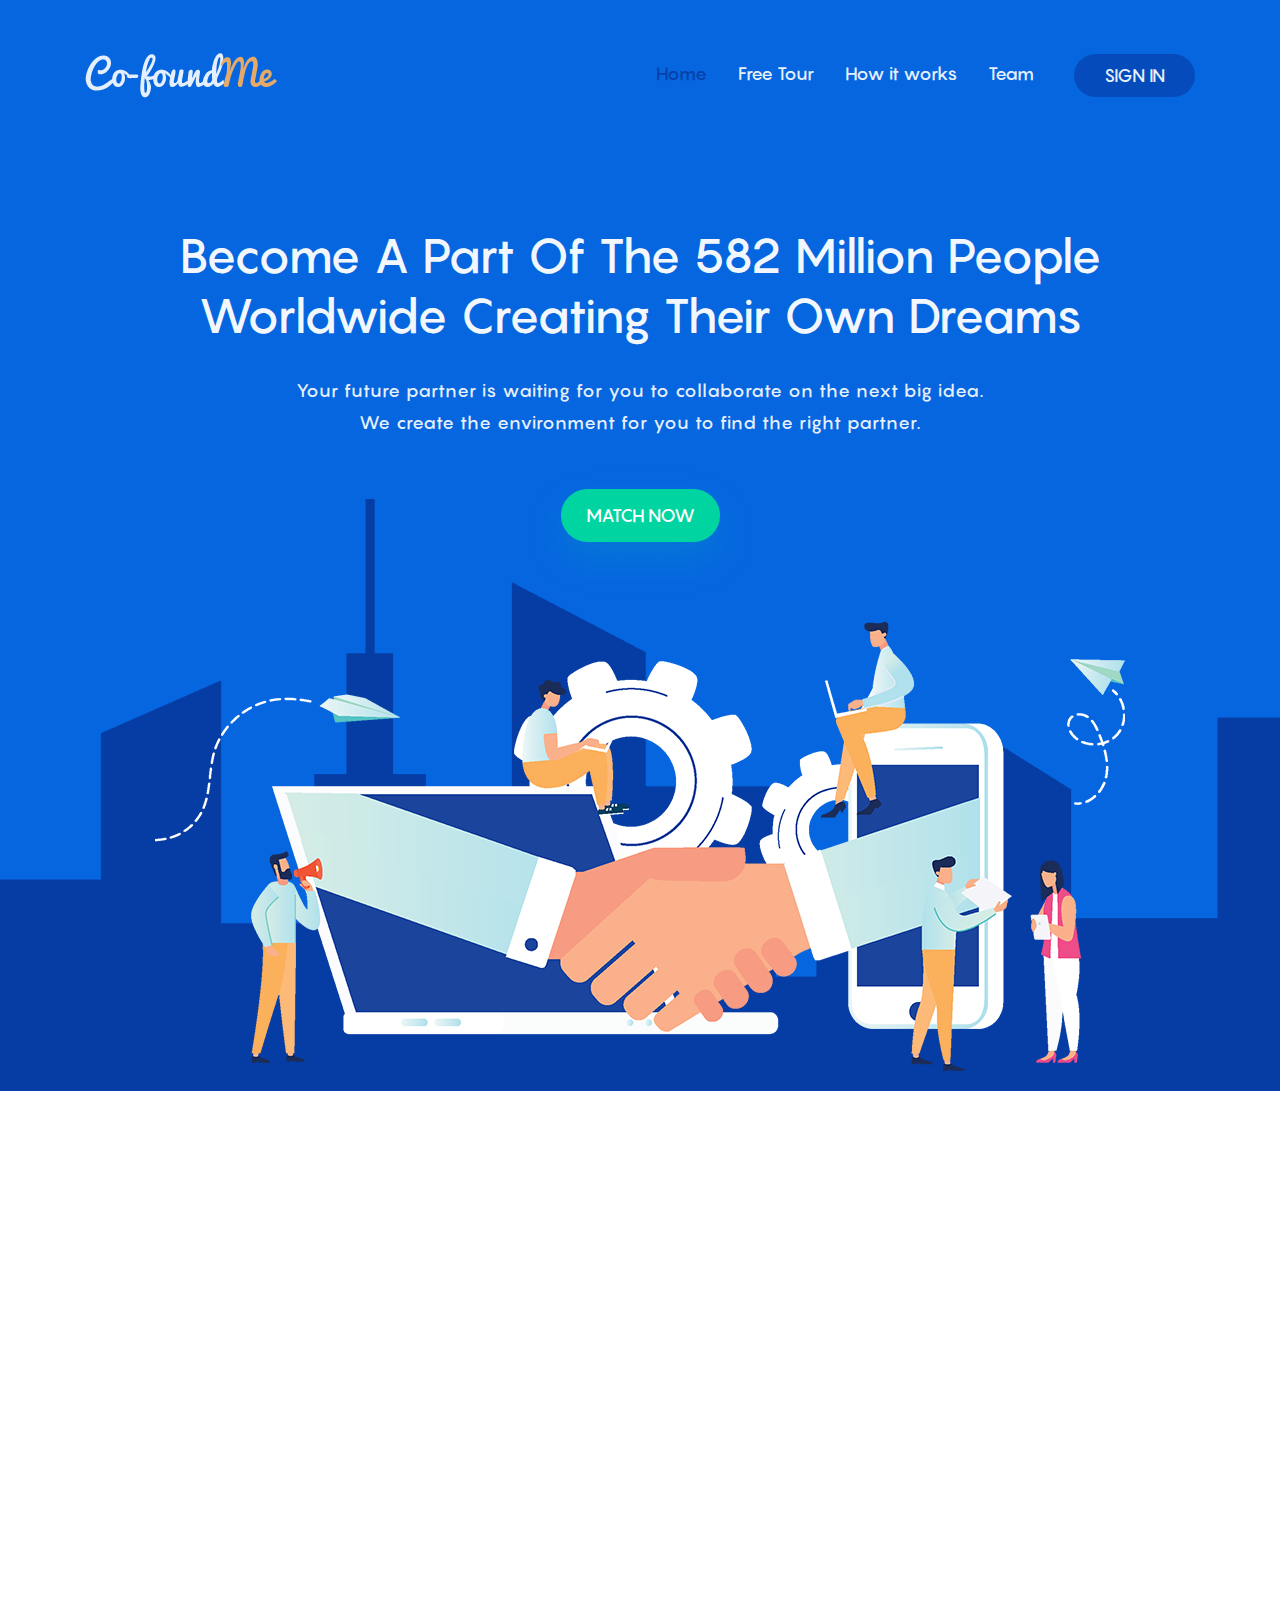
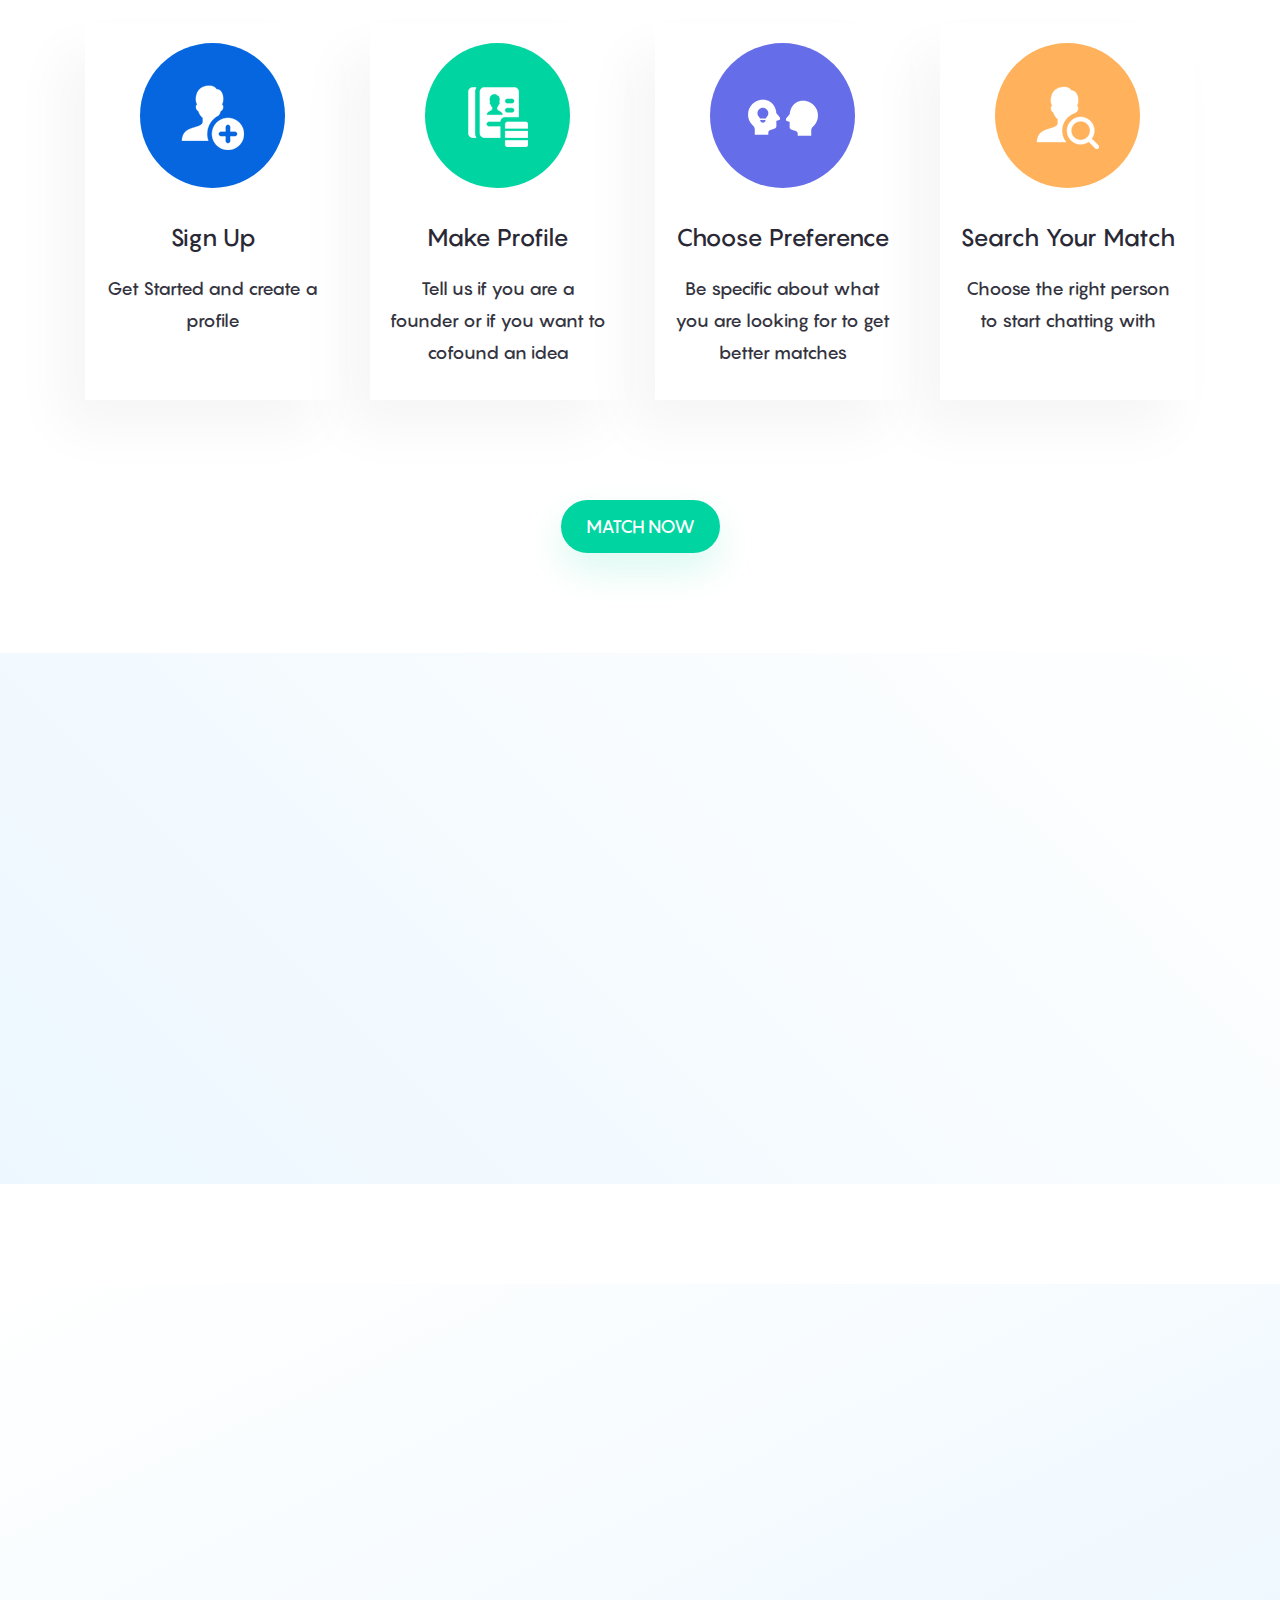
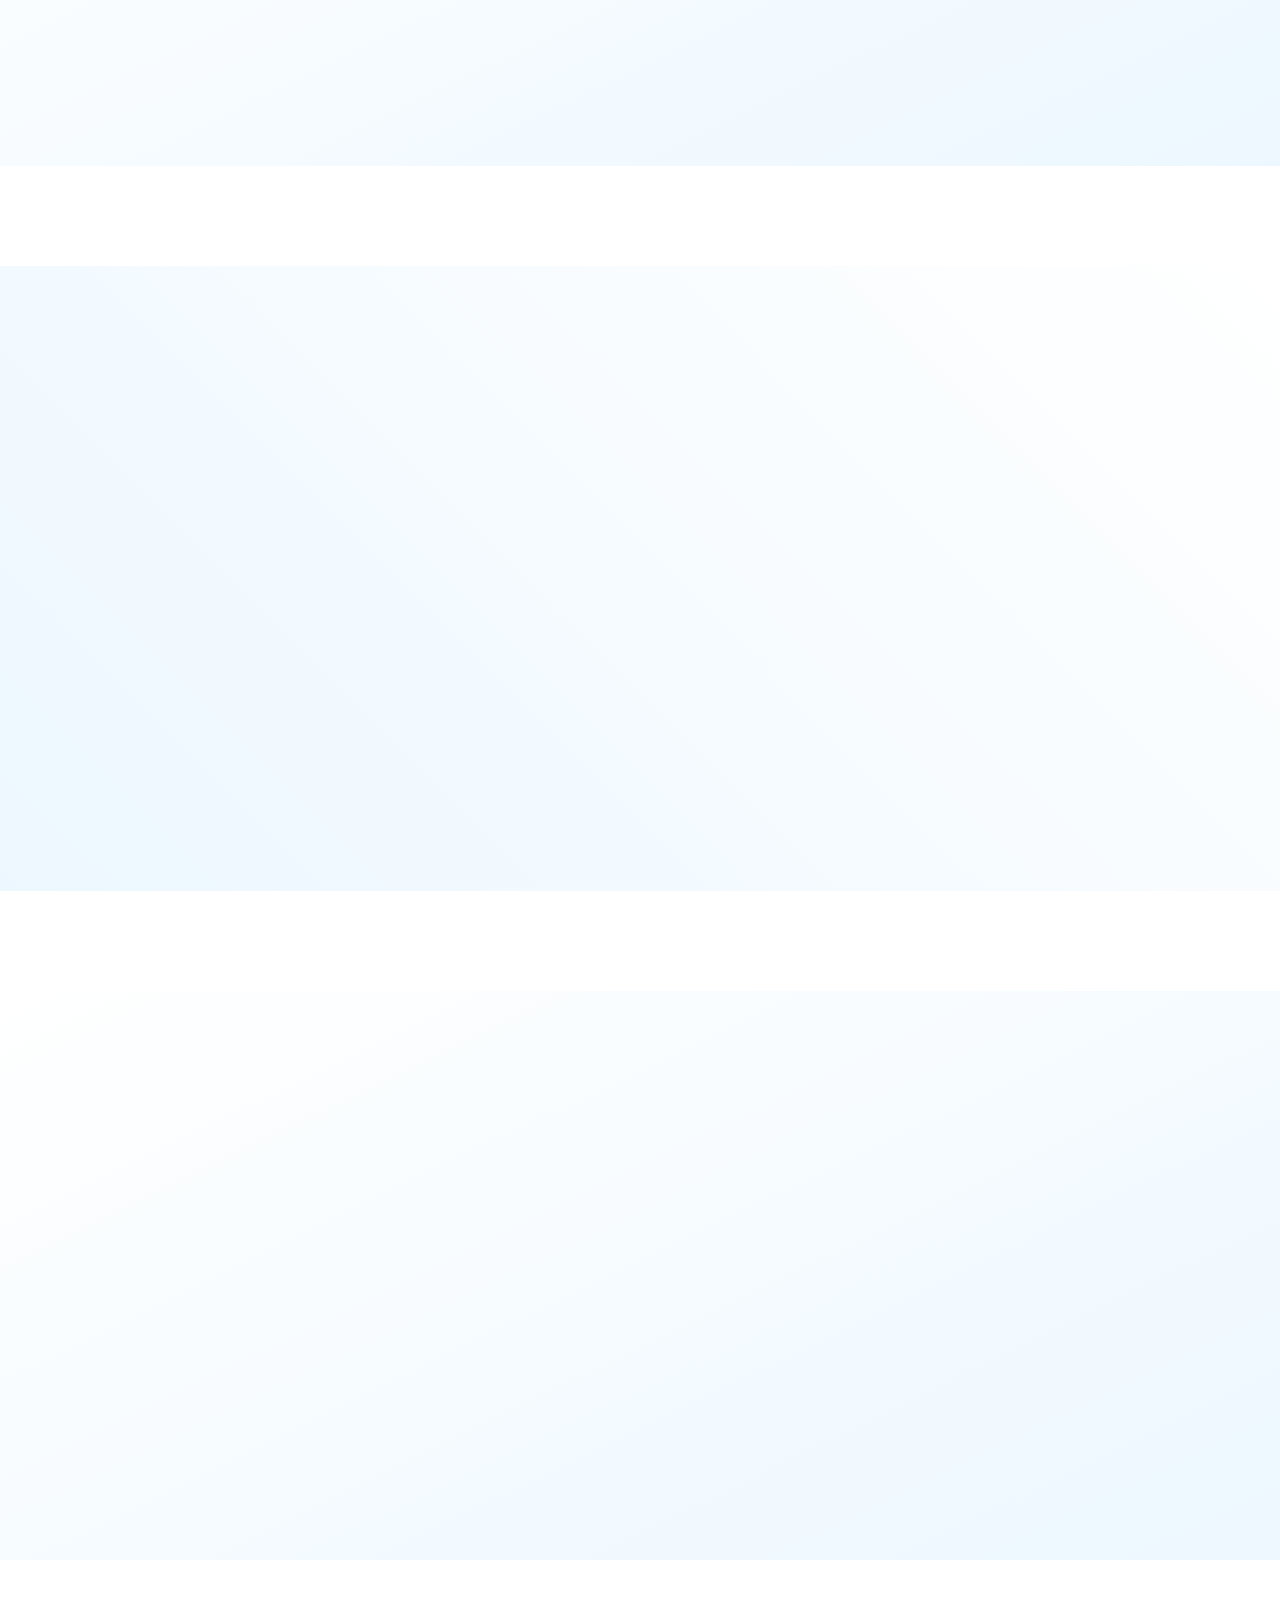
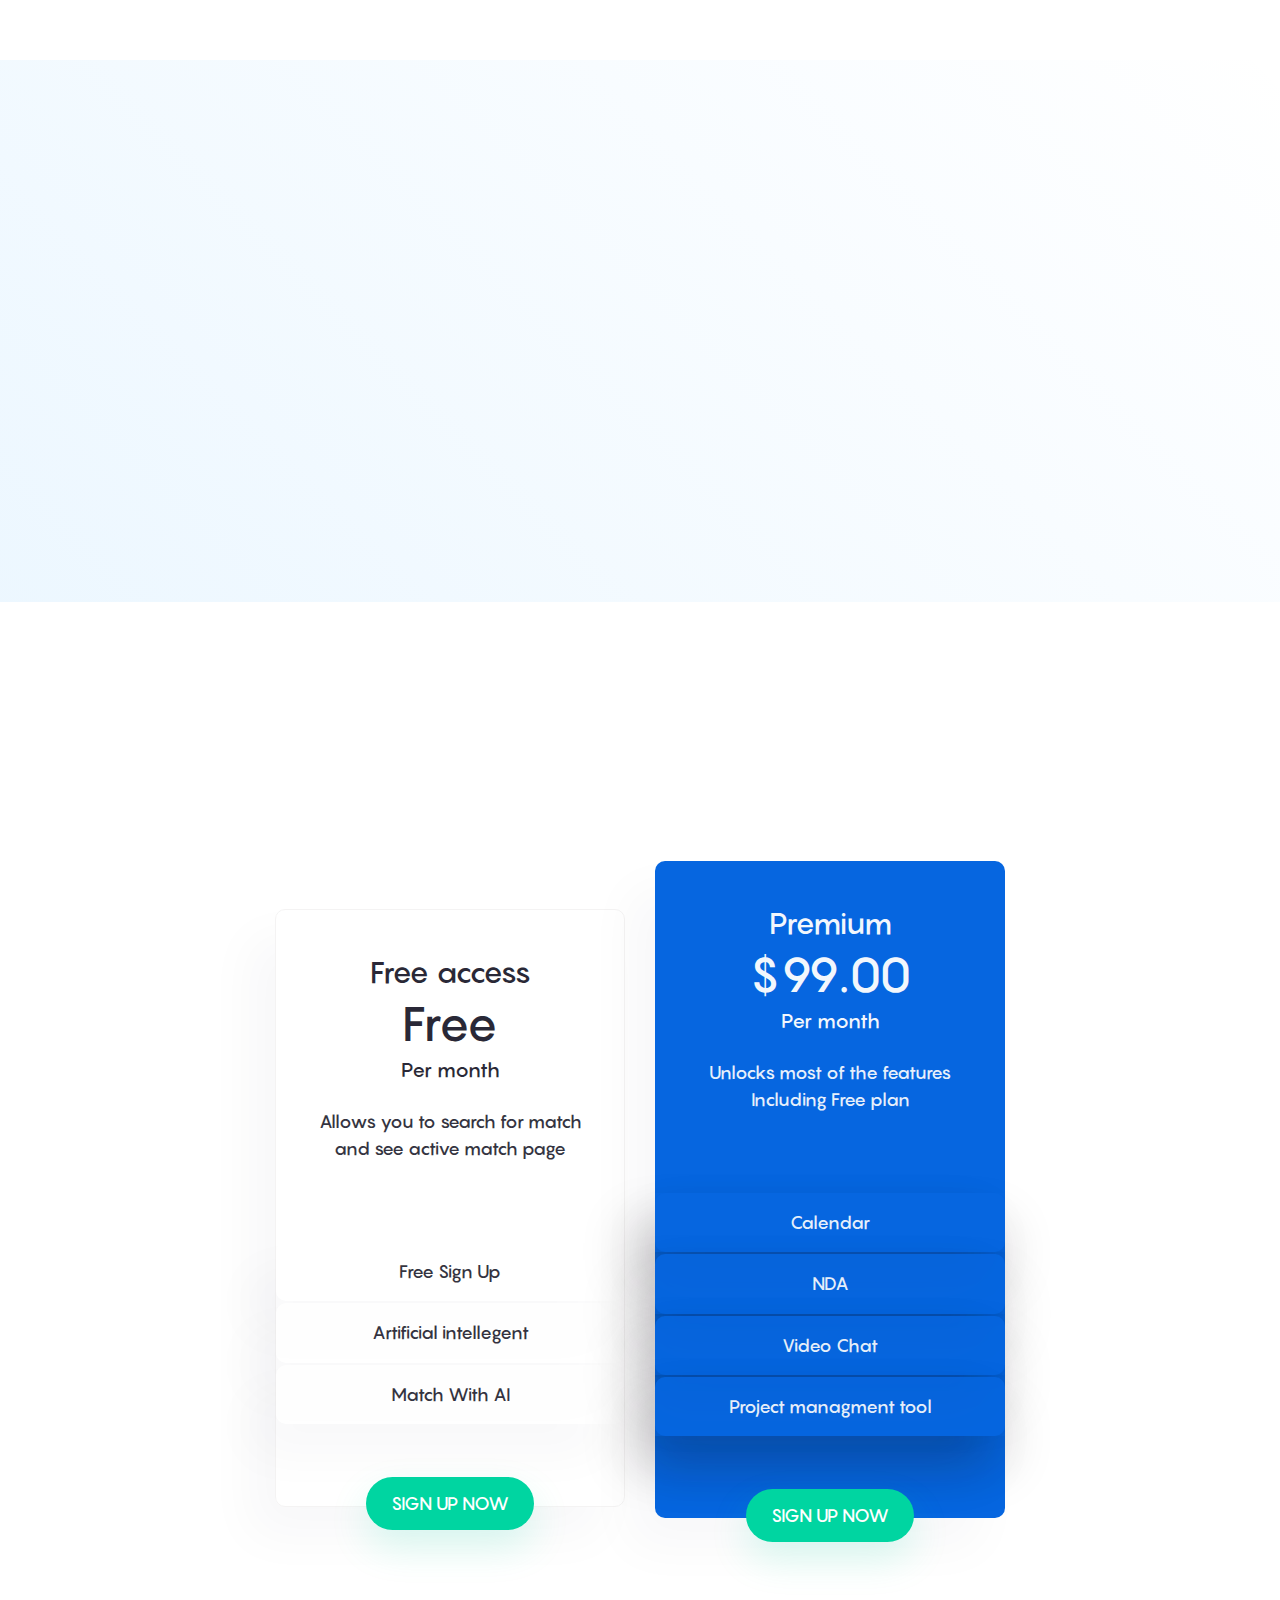
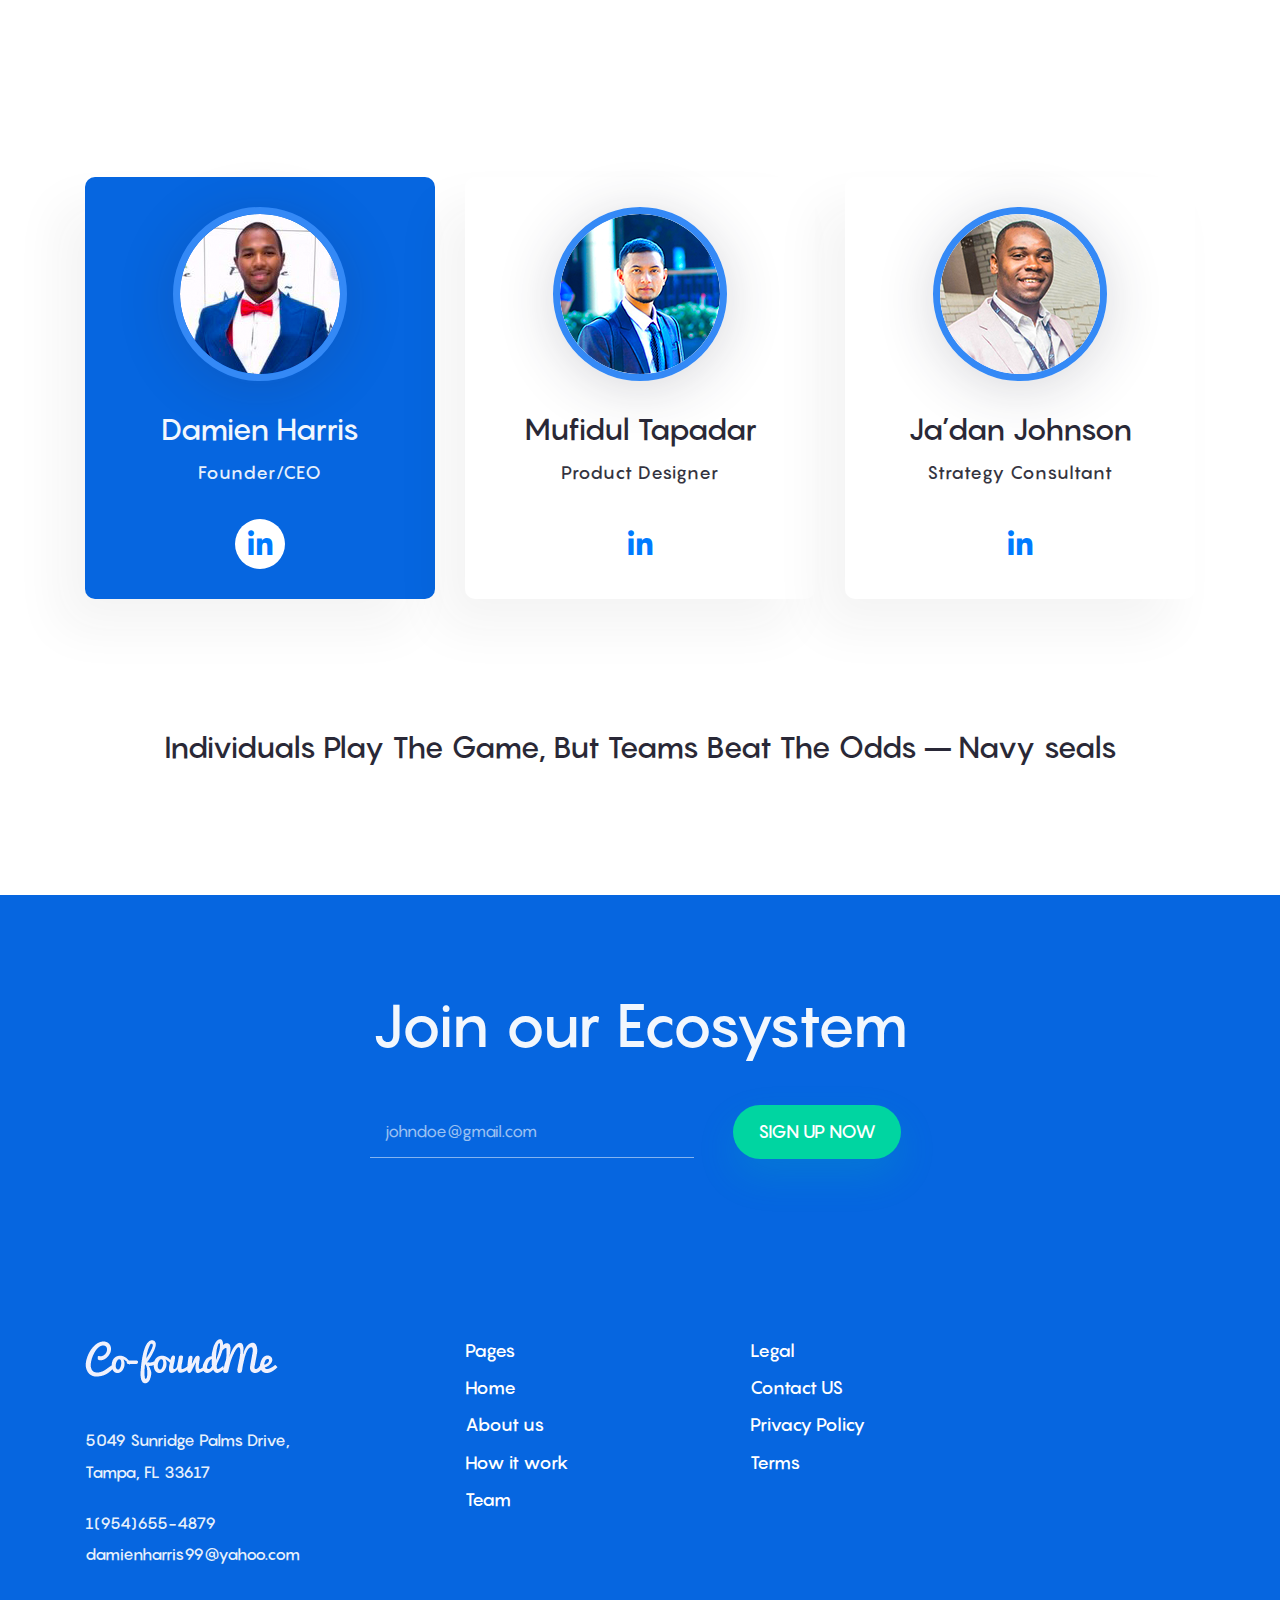
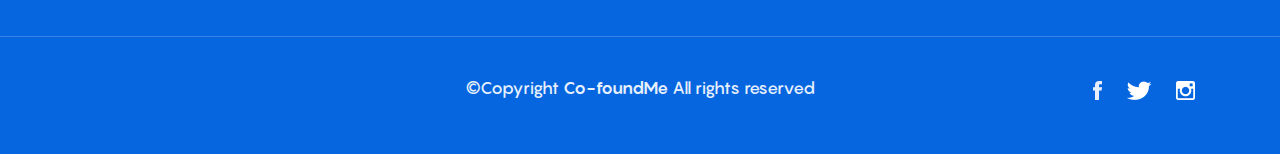
<file: FE/Co-Found/index.html>
<!DOCTYPE html>
<html lang="en">

<head>
    <meta charset="UTF-8">
    <meta name="viewport" content="width=device-width, initial-scale=1.0">
    <meta http-equiv="X-UA-Compatible" content="ie=edge">
    <title>CoFoundMe</title>

    <!--favicon and touch icon-->
    <!-- <link rel="icon" type="image/png" href="assets/img/favicon.png"> -->

    <!-- ====================
        Stylesheet
    ======================-->
    <link rel="stylesheet" href="assets/css/bootstrap.min.css">
    <link rel="stylesheet" href="assets/css/animate.css">
    <link rel="stylesheet" href="assets/css/animation.css">
    <link rel="stylesheet" href="assets/css/meanmenu.min.css">
    <link rel="stylesheet" href="assets/css/modal-video.min.css">
    <link rel="stylesheet" href="assets/css/fontawesome-all.min.css">
    <link rel="stylesheet" href="assets/css/style.css">
    <link rel="stylesheet" href="assets/css/responsive.css">


</head>

<body data-spy="scroll" data-target=".navbar" data-offset="1">


    <!--===// Start:  Preloader
    =================================-->

    <div class="preloader">
        <div class="loader">
            <div class="sk-folding-cube">
                <div class="sk-cube1 sk-cube"></div>
                <div class="sk-cube2 sk-cube"></div>
                <div class="sk-cube4 sk-cube"></div>
                <div class="sk-cube3 sk-cube"></div>
            </div>
        </div>
    </div>

    <!--===// End: Preloader
    =================================-->


    <!--===// Start: Navbar
    =================================-->

    <section class="sticky-nav nav-area">

        <nav class="navbar navbar-expand-md">
            <div class="container">
                <a class="navbar-brand" href="#"><img src="assets/img/logo.png" alt=""></a>
                <div class="collapse navbar-collapse" id="collapsibleNavbar">
                    <ul class="navbar-nav ml-auto">
                        <li class="nav-item">
                            <a href="#header" class="page-scroll nav-link">Home </a>
                        </li>
                        <li class="nav-item">
                            <a href="" class="page-scroll nav-link freetour" data-video-id="dVkK36KOcqs">Free Tour</a>
                        </li>
                        <li class="nav-item">
                            <a href="#work" class="page-scroll nav-link">How it works</a>
                        </li>
                        <li class="nav-item">
                            <a href="#team" class="page-scroll nav-link">Team</a>
                        </li>
                        <li class="nav-item">
                            <a href="" class="page-scroll nav-link signin-btn">Sign in</a>
                        </li>
                    </ul>
                </div>
            </div>
        </nav>

        <!-- Start Mobile Menu -->
        <div class="mobile-menu-area d-lg-none">
            <div class="row">
                <div class="col-md-12">
                    <div class="mobile-menu">
                        <nav class="mobile-menu-active">
                            <ul>
                                <li class="nav-item">
                                    <a href="#header" class="page-scroll nav-link">Home </a>
                                </li>
                                <li class="nav-item">
                                        <a href="" class="page-scroll nav-link freetour" data-video-id="dVkK36KOcqs">Free Tour</a>
                                </li>
                                <li class="nav-item">
                                    <a href="#work" class="page-scroll nav-link">How it works</a>
                                </li>
                                <li class="nav-item">
                                    <a href="#team" class="page-scroll nav-link">Team</a>
                                </li>
                                <li class="nav-item">
                                    <a href="#" class="page-scroll nav-link signin-btn">Sign in</a>
                                </li>
                            </ul>
                        </nav>
                    </div>
                </div>
            </div>
        </div>

    </section>

    <!--===// End: Navbar
    =================================-->

    <!--===// Start: Header
    =================================-->

    <section id="header">
        <div class="container">
            <div class="row">
                <div class="col-12 text-center">
                    <h1 class="wow fadeInDown" data-wow-delay="0.1s">Become A Part Of The 582 Million People Worldwide Creating Their Own Dreams</h1>
                    <p class="wow fadeInDown" data-wow-delay="0.2s">Your future partner is waiting for you to collaborate on the next big idea. We create the
                        environment for you to find the right partner.</p>
                    <a href="signup.html" class="boxed-btn">Match Now</a>

                    <div class="header-img">
                        <img src="assets/img/header/header-illustrator.png" alt="CoFoundMe">
                    </div>
                </div>
            </div>
        </div>
    </section>

    <!--===// End: Header
    =================================-->


    <!--===// Start: About
    =================================-->

    <section id="about" class="spt">
        <div class="container">
            <div class="row">
                <div class="col-lg-10 offset-lg-1 text-center section-title">
                    <h2 class="wow fadeInDown">About <span class="text-colored">Co-foundMe</span></h2>
                    <p class="wow fadeInDown" data-wow-delay=".1s">We enjoy fostering connections between people.We facilitate theses connections through our
                        online platform.We are a full-service social networking company.</p>
                </div>
            </div>
        </div>
    </section>

    <!--===// End: About
    =================================-->


    <!--===// Start: Work
    =================================-->

    <section id="work" class="spt">
        <div class="container">
            <div class="row">
                <div class="col-lg-8 offset-lg-2 text-center spb-100">
                    <h2  class="wow fadeInDown" data-wow-delay="0s">How <span class="text-colored">Co-foundMe</span> Works</h2>
                </div>
            </div>

            <div class="row">
                <div class="col-lg-3 col-md-6 col-sm-6 mb-5 mb-lg-0 text-center">
                    <div class="work-item">
                        <div class="workicon workicon-1">
                            <img src="assets/img/workicon/workicon01.png" alt="cofoundme">
                        </div>
                        <h4>Sign Up</h4>
                        <p>Get Started and create a profile</p>
                    </div>
                </div>
                <div class="col-lg-3 col-md-6 col-sm-6 mb-5 mb-lg-0 text-center">
                    <div class="work-item">
                        <div class="workicon workicon-2">
                            <img src="assets/img/workicon/workicon02.png" alt="cofoundme">
                        </div>
                        <h4>Make Profile</h4>
                        <p>Tell us if you are a founder or if you want to cofound an idea</p>
                    </div>
                </div>
                <div class="col-lg-3 col-md-6 col-sm-6 mb-5 mb-sm-0 text-center">
                    <div class="work-item">
                        <div class="workicon workicon-3">
                            <img src="assets/img/workicon/workicon03.png" alt="cofoundme">
                        </div>
                        <h4>Choose Preference</h4>
                        <p>Be specific about what you are looking for to get better matches</p>
                    </div>
                </div>
                <div class="col-lg-3 col-md-6 col-sm-6 text-center">
                    <div class="work-item">
                        <div class="workicon workicon-4">
                            <img src="assets/img/workicon/workicon04.png" alt="cofoundme">
                        </div>
                        <h4>Search Your Match</h4>
                        <p>Choose the right person to start chatting with</p>
                    </div>
                </div>

                <div class="col-md-12 text-center mt-130">
                    <a href="signup.html" class="boxed-btn">MATCH NOW</a>
                </div>
            </div>
        </div>
    </section>

    <!--===// End: Work
    =================================-->


    <!--===// Start: Feature One
    =================================-->

    <section class="features features-one mt-130">
        <div class="container">
            <div class="row">
                <div class="col-lg-6 text-center order-2 order-lg-1 wow fadeInLeft" data-wow-delay="0.1s">
                    <img src="assets/img/features/featuresimg01.png" alt="cofoundme">
                </div>
                <div class="col-lg-5 order-1 order-lg-2">
                    <div class="features-text">
                        <h2 class=" wow fadeInDown" data-wow-delay="0.1s">Finding The <span class="text-colored">Perfect <br> Match</span> With AI</h2>
                        <p class=" wow fadeInDown" data-wow-delay="0.2s">Our matching algorithm analyzes skills, strengths and professional experience to predict
                            complimenting candidates.</p>
                    </div>
                </div>
            </div>
        </div>
    </section>

    <!--===// End: Feature One
    =================================-->


    <!--===// Start: Feature two
    =================================-->

    <section class="features features-two mt-130">
        <div class="container">
            <div class="row">
                <div class="col-lg-6">
                    <div class="features-text">
                        <h2 class="wow fadeInDown" data-wow-delay="0.1s"><span class="text-colored">Calender</span> Features</h2>
                        <p class="wow fadeInDown" data-wow-delay="0.2s">Using artificial intelligence our calendar feature syncs to you and your match’s personal
                            calendars to find the best available date to chat.</p>
                    </div>
                </div>
                <div class="col-lg-6 text-center wow fadeInRight" data-wow-delay="0.1s">
                    <img src="assets/img/features/featuresimg02.png" alt="cofoundme">
                </div>
            </div>
        </div>
    </section>

    <!--===// End: Feature two
    =================================-->


    <!--===// Start: Feature three
    =================================-->

    <section class="features features-three mt-130">
        <div class="container">
            <div class="row">
                <div class="col-lg-6 text-center order-2 order-lg-1 wow fadeInLeft" data-wow-delay="0.1s">
                    <img src="assets/img/features/featuresimg03.png" alt="cofoundme">
                </div>
                <div class="col-lg-5 offset-lg-1 order-1 order-lg-2">
                    <div class="features-text">
                        <h2 class="wow fadeInDown" data-wow-delay="0.1s">Non Disclosure <br> Agreement <span class="text-colored">(NDA)</span></h2>
                        <p class="wow fadeInDown" data-wow-delay="0.2s">Using artificial intelligence our calendar feature syncs to you and your match’s personal
                            calendars to find the best available date to chat.</p>
                    </div>
                </div>
            </div>
        </div>
    </section>

    <!--===// End: Feature three
    =================================-->


    <!--===// Start: Feature four
    =================================-->

    <section class="features features-four mt-130">
        <div class="container">
            <div class="row">
                <div class="col-lg-6">
                    <div class="features-text">
                        <h2 class="wow fadeInDown" data-wow-delay="0.1s"><span class="text-colored">Video Conference</span> Features</h2>
                        <p class="wow fadeInDown" data-wow-delay="0.2s">Face to face interactions create more opportunity for success. Our video feature allows you
                            to build rapport with a future partner.</p>
                    </div>
                </div>
                <div class="col-lg-6 text-center wow fadeInRight" data-wow-delay="0.1s">
                    <img src="assets/img/features/featuresimg04.png" alt="cofoundme">
                </div>
            </div>
        </div>
    </section>

    <!--===// End: Feature four
    =================================-->


    <!--===// Start: Feature five
    =================================-->

    <section class="features features-five mt-130">
        <div class="container-fluid p-lg-0 container-md">
            <div class="row">
                <div class="col-lg-6 text-center order-2 order-lg-1 text-left wow fadeInLeft" data-wow-delay="0.1">
                    <img src="assets/img/features/featuresimg05.png" alt="cofoundme">
                </div>
                <div class="col-lg-4 offset-lg-1 order-1 order-lg-2">
                    <div class="features-text">
                        <h2 class="wow fadeInDown" data-wow-delay="0.1s">Manage Your<br><span class="text-colored"> Project</span></h2>
                        <p class="wow fadeInDown" data-wow-delay="0.2s">Start putting pieces of the puzzle together in your work board. This is where the best ideas
                            come to life.</p>
                    </div>
                </div>
            </div>
        </div>
    </section>

    <!--===// End: Feature five
    =================================-->


    <!--===// Start: Pricing
    =================================-->

    <section id="pricing" class="spt">
        <div class="container">
            <div class="row">
                <div class="col-md-12 spb-100 text-center">
                    <h2 class="wow fadeInDown" data-wow-delay="0.1s">We <span class="text-colored">Offer</span> You</h2>
                </div>
            </div>
            <div class="row">
                <div class="col-lg-4 offset-lg-2 col-md-6 mt-0 mt-lg-5 mb-5 mb-md-0 text-center">
                    <div class="pricing free-access">
                        <div class="pricing-head">
                            <h3>Free access</h3>
                        </div>
                        <div class="pricing-price">
                            <h1>Free</h1>
                            <h5>Per month</h5>
                            <p>Allows you to search for match and see active match page</p>
                        </div>
                        <ul class="pricing-details">
                            <li>Free Sign Up</li>
                            <li>Artificial intellegent </li>
                            <li>Match With AI</li>
                        </ul>
                        <a href="signup.html" class="boxed-btn">Sign Up Now</a>
                    </div>
                </div>

                <div class="col-lg-4 col-md-6 mt-5 mt-md-0 text-center">
                    <div class="pricing premium-access">
                        <div class="pricing-head">
                            <h3>Premium</h3>
                        </div>
                        <div class="pricing-price">
                            <h1>$99.00</h1>
                            <h5>Per month</h5>
                            <p>Unlocks most of the features Including Free plan</p>
                        </div>
                        <ul class="pricing-details">
                            <li>Calendar</li>
                            <li>NDA</li>
                            <li>Video Chat</li>
                            <li>Project managment tool</li>
                        </ul>
                        <a href="signup.html" class="boxed-btn">Sign Up Now</a>
                    </div>
                </div>
            </div>
        </div>
    </section>

    <!--===// End: Pricing
    =================================-->

    <!--===// Start: Team Member
    =================================-->

    <section id="team" class="spt">
        <div class="container">
            <div class="row">
                <div class="col-lg-12 spb-100 text-center">
                    <h2 class="wow fadeInDown" data-wow-delay="0.1s">Team Behind This Idea</h2>
                </div>
            </div>

            <div class="row">
                <div class="col-lg-4 col-sm-6 mb-5 mb-sm-5 mb-md-0 text-center">
                    <div class="team-member team-founder">
                        <div class="team-img">
                            <img src="assets/img/team/team01.png" alt="Damien Harris">
                        </div>
                        <h3>Damien Harris</h3>
                        <p>Founder/CEO</p>
                        <div class="social-icon">
                            <a href="https://www.linkedin.com/in/damien-harris-896269130/" target="blank"><i class="fab fa-linkedin-in"></i></a>
                        </div>
                    </div>
                </div>
                <div class="col-lg-4 col-sm-6 mb-5 mb-sm-5 mb-md-0 text-center">
                    <div class="team-member">
                        <div class="team-img">
                            <img src="assets/img/team/team02.png" alt="Mufidul Tapadar">
                        </div>
                        <h3>Mufidul Tapadar</h3>
                        <p>Product Designer</p>
                        <div class="social-icon">
                            <a href="https://www.linkedin.com/in/mufidul-islam-tapadar-79b176141/" target="blank"><i
                                    class="fab fa-linkedin-in"></i></a>
                        </div>
                    </div>
                </div>
                <div class="col-lg-4 col-sm-6 text-center">
                    <div class="team-member">
                        <div class="team-img">
                            <img src="assets/img/team/team03.png" alt="Ja’dan Johnson">
                        </div>
                        <h3>Ja’dan Johnson</h3>
                        <p>Strategy Consultant</p>
                        <div class="social-icon">
                            <a href="https://www.linkedin.com/in/jadanjohnson/" target="blank"><i class="fab fa-linkedin-in"></i></a>
                        </div>
                    </div>
                </div>

                <div class="col-12 text-center">
                    <div class="navy-seal">
                        <h3>Individuals Play The Game, But Teams Beat The Odds – Navy seals</h3>
                    </div>
                </div>
            </div>
        </div>
    </section>

    <!--===// End: Team Member
    =================================-->

    <!--===// Start: Footer Top
    =================================-->

    <footer>
        <div class="container">
            <div class="row">
                <div class="col-lg-6 offset-lg-3 text-center">
                    <div class="subscribe">
                        <h1>Join our Ecosystem</h1>
                        <form action="">
                            <div class="form-group">
                                <input type="email" class="form-control" id="email" placeholder="johndoe@gmail.com">
                            </div>
                            <button type="submit" class="boxed-btn">SIGN UP NOW</button>
                        </form>
                    </div>
                </div>
            </div>
            <div class="row footer-top">
                <div class="col-lg-4 col-md-5 col-sm-12 mb-5 mb-md-0 footer-about">
                    <img src="assets/img/footer-logo.png" alt="cofoundme">
                    <p class="address">5049 Sunridge Palms Drive, <br> Tampa, FL 33617</p>
                    <p>1(954)655-4879</p>
                    <p>damienharris99@yahoo.com</p>
                </div>
                <div class="col-md-3 col-6 links">
                    <ul>
                        <li><a href="#">Pages</a></li>
                        <li><a href="#header">Home</a></li>
                        <li><a href="#about">About us</a></li>
                        <li><a href="#work">How it work</a></li>
                        <li><a href="#team">Team</a></li>
                    </ul>
                </div>
                <div class="col-md-3 col-6 links">
                    <ul>
                        <li><a href="#">Legal</a></li>
                        <li><a href="#header">Contact US</a></li>
                        <li><a href="#about">Privacy Policy</a></li>
                        <li><a href="#team">Terms</a></li>
                    </ul>
                </div>
            </div>
        </div>

        <div class="copyright-text">
            <div class="container">
                <div class="row">
                    <div class="col-lg-6 offset-lg-3 text-center">
                        <p>©Copyright <a href="#"><strong>Co-foundMe</strong></a> All rights reserved</p>
                    </div>
                    <div class="col-lg-3">
                        <div class="footer-social text-md-right text-center ">
                            <ul>
                                <li><a href="#"><img src="assets/img/social/social-fb.png" alt="fb"></a></li>
                                <li><a href="#"><img src="assets/img/social/social-twitter.png" alt="fb"></a></li>
                                <li><a href="#"><img src="assets/img/social/social-instagram.png" alt="fb"></a></li>
                            </ul>
                        </div>
                    </div>
                </div>
            </div>
        </div>
    </footer>


    <!--===// End: Footer
    =================================-->


    <!-- Scripts  -->
    <script src="assets/js/jquery.min.js"></script>
    <script src="assets/js/popper.min.js"></script>
    <script src="assets/js/bootstrap.min.js"></script>
    <script src="assets/js/wow.min.js"></script>
    <script src="assets/js/jquery.sticky.js"></script>
    <script src="assets/js/jquery.meanmenu.min.js"></script>
    <script src="assets/js/smoothscrollm.js"></script>
    <script src="assets/js/jquery-modal-video.min.js"></script>
    <script src="assets/js/modal-video.min.js"></script>

    <!-- custom script -->
    <script src="assets/js/custom.js"></script>

    <script>
    new WOW().init();
    </script>
</body>

</html>
</file>
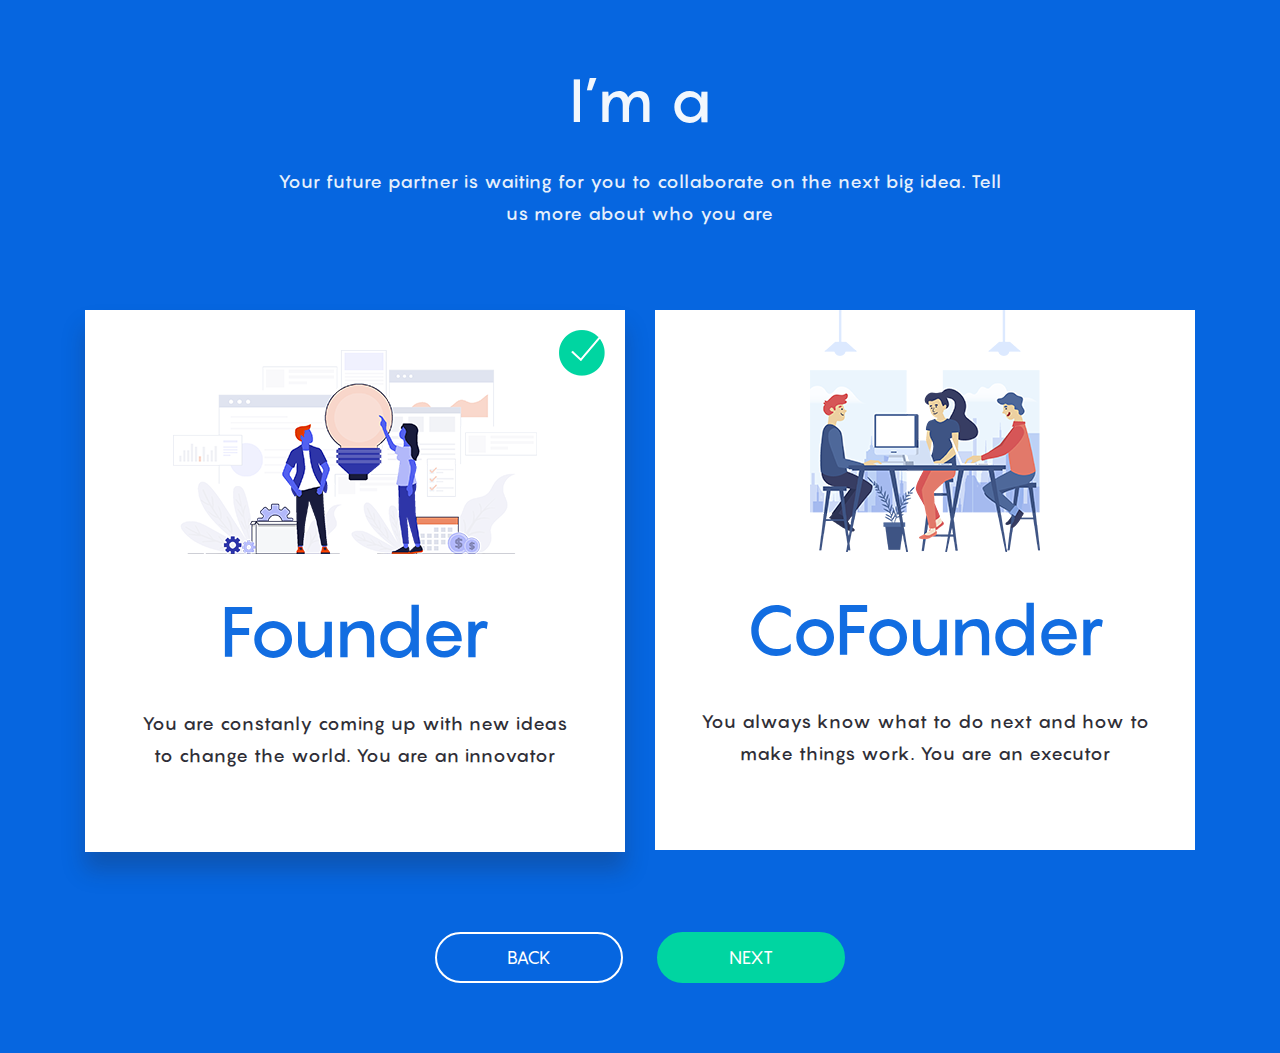
<file: FE/Co-Found/signup.html>
<!DOCTYPE html>
<html lang="en">

<head>
    <meta charset="UTF-8">
    <meta name="viewport" content="width=device-width, initial-scale=1.0">
    <meta http-equiv="X-UA-Compatible" content="ie=edge">
    <title>CoFoundMe</title>

    <!--favicon and touch icon-->
    <!-- <link rel="icon" type="image/png" href="assets/img/favicon.png"> -->

    <!-- ====================
        Stylesheet
    ======================-->
    <link rel="stylesheet" href="assets/css/bootstrap.min.css">
    <link rel="stylesheet" href="assets/css/animate.css">
    <link rel="stylesheet" href="assets/css/animation.css">
    <link rel="stylesheet" href="assets/css/meanmenu.min.css">
    <link rel="stylesheet" href="assets/css/modal-video.min.css">
    <link rel="stylesheet" href="assets/css/fontawesome-all.min.css">
    <link rel="stylesheet" href="assets/css/style.css">
    <link rel="stylesheet" href="assets/css/responsive.css">


</head>

<body>

    <!--===// Start:  Preloader
    =================================-->
    
    <div class="preloader">
        <div class="loader">
            <div class="sk-folding-cube">
                <div class="sk-cube1 sk-cube"></div>
                <div class="sk-cube2 sk-cube"></div>
                <div class="sk-cube4 sk-cube"></div>
                <div class="sk-cube3 sk-cube"></div>
            </div>
        </div>
    </div>

    <!--===// End: Preloader
    =================================-->

    <!--===// Start:  SignUp
    =================================-->

    <section id="signup">
        <div class="container">
            <div class="row">
                <div class="col-lg-8 offset-lg-2 signup-header">
                    <h1>I’m a </h1>
                    <p>Your future partner is waiting for you to collaborate on the next big idea. Tell us more about who you are</p>
                </div>
            </div>
            <div class="row" id="titles">
                <div class="col-lg-6 col-12 mb-5 mb-lg-0 text-center titlesname showicon wow fadeInLeft" data-wow-delay="0.1s">
                    <section class="select-title">
                        <div class="founder">
                            <div class="select-icon"><img src="assets/img/signup/icon-checker.png" alt="cofoundme"></div>
                            <img src="assets/img/signup/founder-img.png" alt="CoFoundMe">
                            <h1>Founder</h1>
                            <p>You are constanly coming up with new ideas
                                to change the world. You are an innovator</p>
                        </div>
                    </section>
                </div>

                <div class="col-lg-6 col-12 text-center titlesname wow fadeInRight" data-wow-delay="0.3s">
                    <section class="select-title">
                        <div class="cofounder">
                            <div class="select-icon"><img src="assets/img/signup/icon-checker.png" alt="cofoundme"></div>
                            <img src="assets/img/signup/cofounder-img.png" alt="CoFoundMe">
                            <h1>CoFounder</h1>
                            <p>You always know what to do next and how to make things work. You are an executor</p>
                        </div>
                    </section>
                </div>

                <div class="col-12 pagebtns">
                    <a href="index.html"><button class="signup-btn">BACK</button></a>
                    <button type="button" class="next-btn" data-toggle="modal" data-target="#founder-signup">Next</button>
                </div>

                <!-- Start Founder Modal -->
                <div class="modal fade" id="founder-signup" tabindex="-1" role="dialog" aria-labelledby="signupformLabel"
                    aria-hidden="true">
                    <div class="modal-dialog" role="document">
                        <div class="modal-content">
                            <div class="modal-body signup-form">
                                <h1>Sign Up Now</h1>
                                <p>Create your account <br> as a <span class="green-color">Founder</span></p>
                                <form action="https://formspree.io/aminulchy98@gmail.com" method="POST" id="contact-from">
                                    <div class="form-group">
                                        <input type="hidden" name="Title" class="form-control" value="Founder">
                                    </div>
                                    <div class="form-group">
                                        <input type="email" name="Email" class="form-control" placeholder="Email address" required>
                                    </div>

                                    <div class="form-group">
                                        <input type="text" name="First Name" class="form-control" placeholder="First Name" required>
                                    </div>
                                    <div class="form-group">
                                        <input type="text" name="Last Name" class="form-control" placeholder="Last Name" required>
                                    </div>
                                    <div class="form-group">
                                        <input type="password" name="Password" class="form-control" placeholder="Password">
                                    </div>
                                    <div class="signup-btn">
                                        <button data-dismiss="modal">BACK</button>
                                        <button type="submit" class="submit">Submit</button>
                                    </div>
                                    <div class="form-messages"></div>
                                </form>

                            </div>
                        </div>
                    </div>
                </div>
                <!--End Founder Modal -->

                <!-- Start Cofounder Modal -->

                <div class="modal fade" id="cofounder-signup" tabindex="-1" role="dialog" aria-labelledby="signupformLabel"
                    aria-hidden="true">
                    <div class="modal-dialog" role="document">
                        <div class="modal-content">
                            <div class="modal-body signup-form">
                                <h1>Sign Up Now</h1>
                                <p>Create your account <br> as a <span class="green-color">CoFounder</span></p>
                                <form action="https://formspree.io/aminulchy98@gmail.com" method="POST" id="contact-from">
                                    <div class="form-group">
                                        <input type="hidden" name="Title" class="form-control" value="Co-Founder">
                                    </div>
                                    <div class="form-group">
                                        <input type="email" name="Email" class="form-control" placeholder="Email address" required>
                                    </div>

                                    <div class="form-group">
                                        <input type="text" name="First Name" class="form-control" placeholder="First Name" required>
                                    </div>
                                    <div class="form-group">
                                        <input type="text" name="Last Name" class="form-control" placeholder="Last Name" required>
                                    </div>
                                    <div class="form-group">
                                        <input type="password" name="password" class="form-control" placeholder="Password">
                                    </div>
                                    <div class="signup-btn form-group">
                                        <button data-dismiss="modal">BACK</button>
                                        <button type="submit" class="submit">Submit</button>
                                    </div>
                                    <div class="form-messages"></div>
                                </form>

                            </div>
                        </div>
                    </div>
                </div>
                <!--End Cofounder Modal -->
            </div>
        </div>
    </section>

    <!--===// End: SignUp
    =================================-->

    <!-- Scripts  -->
    <script src="assets/js/jquery.min.js"></script>
    <script src="assets/js/popper.min.js"></script>
    <script src="assets/js/bootstrap.min.js"></script>
    <script src="assets/js/wow.min.js"></script>
    <script src="assets/js/jquery.sticky.js"></script>
    <script src="assets/js/jquery.meanmenu.min.js"></script>
    <script src="assets/js/smoothscrollm.js"></script>
    <script src="assets/js/jquery-modal-video.min.js"></script>
    <script src="assets/js/modal-video.min.js"></script>

    <!-- custom script -->
    <script src="assets/js/custom.js"></script>

    <script>
    /*------------------------------------
        SignUP Form
    --------------------------------------*/

    var header = document.getElementById("titles");
    var btns = header.getElementsByClassName("titlesname");
    for (var i = 0; i < btns.length; i++) {
        btns[i].addEventListener("click", function() {
            var current = document.getElementsByClassName("showicon");
            current[0].className = current[0].className.replace(" showicon", "");
            this.className += " showicon";
        });
    }

    $(".founder").click(function () {
        $(".next-btn").attr("data-target", "#founder-signup");
    });

    $(".cofounder").click(function () {
        $(".next-btn").attr("data-target", "#cofounder-signup");
    });
    new WOW().init();
</script>

</body>

</html>
</file>
<file: FE/Co-Found/assets/css/animation.css>
/* ---------------------------------------------
    Animation one
--------------------------------------------- */


@-webkit-keyframes icononeeffect {
    0% {
        opacity: 0.3;
        -ms-filter: "progid:DXImageTransform.Microsoft.Alpha(Opacity=30)";
    }

    40% {
        opacity: 0.5;
        -ms-filter: "progid:DXImageTransform.Microsoft.Alpha(Opacity=50)";
        box-shadow: 0 0 0 2px rgba(6, 102, 224, 0.1), 0 0 10px 10px transparent, 0 0 0 10px rgba(6, 102, 224, 0.5);
    }

    100% {
        box-shadow: 0 0 0 2px rgba(6, 102, 224, 0.1), 0 0 10px 10px transparent, 0 0 0 10px rgba(6, 102, 224, 0.5);
        -webkit-transform: scale(1.3);
        opacity: 0;
    }
}

@keyframes icononeeffect {
    0% {
        opacity: 0.3;
    }

    40% {
        opacity: 0.5;
        box-shadow: 0 0 0 2px rgba(6, 102, 224, 0.1), 0 0 10px 10px rgba(6, 102, 224, .3), 0 0 0 10px rgba(6, 102, 224, 0.5);
    }

    100% {
        box-shadow: 0 0 0 2px rgba(6, 102, 224, 0.1), 0 0 10px 10px rgba(6, 102, 224, .3), 0 0 0 10px rgba(6, 102, 224, 0.5);
        -webkit-transform: scale(1.3);
        transform: scale(1.3);
        opacity: 0;
    }
}


/* ---------------------------------------------
    Animation Two
--------------------------------------------- */


@-webkit-keyframes animatetwo {
    0% {
        opacity: 0.3;
        -ms-filter: "progid:DXImageTransform.Microsoft.Alpha(Opacity=30)";
    }

    40% {
        opacity: 0.5;
        -ms-filter: "progid:DXImageTransform.Microsoft.Alpha(Opacity=50)";
        box-shadow: 0 0 0 2px rgba(0,213,161, 0.1), 0 0 10px 10px transparent, 0 0 0 10px rgba(0,213,161, 0.5);
    }

    100% {
        box-shadow: 0 0 0 2px rgba(0,213,161, 0.1), 0 0 10px 10px transparent, 0 0 0 10px rgba(0,213,161, 0.5);
        -webkit-transform: scale(1.3);
        opacity: 0;
    }
}

@keyframes animatetwo {
    0% {
        opacity: 0.3;
    }

    40% {
        opacity: 0.5;
        box-shadow: 0 0 0 2px rgba(0,213,161, 0.1), 0 0 10px 10px rgba(0,213,161, .3), 0 0 0 10px rgba(0,213,161, 0.5);
    }

    100% {
        box-shadow: 0 0 0 2px rgba(0,213,161, 0.1), 0 0 10px 10px rgba(0,213,161, .3), 0 0 0 10px rgba(0,213,161, 0.5);
        -webkit-transform: scale(1.3);
        transform: scale(1.3);
        opacity: 0;
    }
}


/* ---------------------------------------------
    Animation Three
--------------------------------------------- */


@-webkit-keyframes animatethree {
    0% {
        opacity: 0.3;
        -ms-filter: "progid:DXImageTransform.Microsoft.Alpha(Opacity=30)";
    }

    40% {
        opacity: 0.5;
        -ms-filter: "progid:DXImageTransform.Microsoft.Alpha(Opacity=50)";
        box-shadow: 0 0 0 2px rgba(102,109,232, 0.1), 0 0 10px 10px transparent, 0 0 0 10px rgba(102,109,232, 0.5);
    }

    100% {
        box-shadow: 0 0 0 2px rgba(102,109,232, 0.1), 0 0 10px 10px transparent, 0 0 0 10px rgba(102,109,232, 0.5);
        -webkit-transform: scale(1.3);
        opacity: 0;
    }
}

@keyframes animatethree {
    0% {
        opacity: 0.3;
    }

    40% {
        opacity: 0.5;
        box-shadow: 0 0 0 2px rgba(102,109,232, 0.1), 0 0 10px 10px rgba(102,109,232, .3), 0 0 0 10px rgba(102,109,232, 0.5);
    }

    100% {
        box-shadow: 0 0 0 2px rgba(102,109,232, 0.1), 0 0 10px 10px rgba(102,109,232, .3), 0 0 0 10px rgba(102,109,232, 0.5);
        -webkit-transform: scale(1.3);
        transform: scale(1.3);
        opacity: 0;
    }
}

/* ---------------------------------------------
    Animation Four
--------------------------------------------- */


@-webkit-keyframes animatefour {
    0% {
        opacity: 0.3;
        -ms-filter: "progid:DXImageTransform.Microsoft.Alpha(Opacity=30)";
    }

    40% {
        opacity: 0.5;
        -ms-filter: "progid:DXImageTransform.Microsoft.Alpha(Opacity=50)";
        box-shadow: 0 0 0 2px rgba(255,177,91, 0.1), 0 0 10px 10px transparent, 0 0 0 10px rgba(255,177,91, 0.5);
    }

    100% {
        box-shadow: 0 0 0 2px rgba(255,177,91, 0.1), 0 0 10px 10px transparent, 0 0 0 10px rgba(255,177,91, 0.5);
        -webkit-transform: scale(1.3);
        opacity: 0;
    }
}

@keyframes animatefour {
    0% {
        opacity: 0.3;
    }

    40% {
        opacity: 0.5;
        box-shadow: 0 0 0 2px rgba(255,177,91, 0.2), 0 0 10px 10px rgba(255,177,91, .4), 0 0 0 10px rgba(255,177,91, 0.6);
    }

    100% {
        box-shadow: 0 0 0 2px rgba(255,177,91, 0.2), 0 0 10px 10px rgba(255,177,91, .4), 0 0 0 10px rgba(255,177,91, 0.6);
        -webkit-transform: scale(1.3);
        transform: scale(1.3);
        opacity: 0;
    }
}
</file>
<file: FE/Co-Found/assets/css/style.css>
/* -------------------------------------------------------
Template: CoFoundMe
Version: 1.0
Author: AminulHchy
 -------------------------------------------------------*/
/* ---------------------------------------------
Table of contents
------------------------------------------------

01. Web Fonts
02. Typography
03. Preloader
04. Navbar
05. Header
06. About
07. Work
08. Features
09. Pricing
10. Team
11. Footer
12. SignUp Page


/* ---------------------------------------------
    01. Web Fonts
--------------------------------------------- */
@font-face {
    font-family: 'pangram';
    font-weight: 900;
    src: url(../fonts/Pangram-Black.otf);
}

@font-face {
    font-family: 'pangram';
    font-weight: 700;
    src: url(../fonts/Pangram-Bold.otf);
}

@font-face {
    font-family: 'pangram';
    font-weight: 400;
    src: url(../fonts/Pangram-Regular.otf);
}

@font-face {
    font-family: 'pangram';
    font-weight: 500;
    src: url(../fonts/Pangram-Medium.otf);
}

/* ---------------------------------------------
    02. Typography
--------------------------------------------- */
body,
p,
h1,
h2,
h3,
h4,
h5,
h6 {
    font-family: 'pangram', sans-serif;
    font-weight: 500;
}

h1,
h2,
h3,
h4,
h5,
h6 {
    opacity: 0.95;
}

body {
    font-size: 18px;
    line-height: 1.3;
    overflow-x: hidden;
    color: #1e1d2d;
    /* -webkit-font-smoothing: antialiased;
    -moz-font-smoothing: antialiased;
    text-rendering: optimizeLegibility; */
}

h1 {
    font-size: 48px;
    line-height: 60px;
}

h2 {
    font-size: 36px;
    line-height: 0.8;
}

h3 {
    font-size: 30px;
}

h4 {
    font-family: 'pangram';
    font-weight: 500;
    font-size: 24px;
}

p {
    margin-bottom: 0;
    letter-spacing: 1px;
    line-height: 32px;
}

img {
    max-width: 100%;
    height: auto;
}

.boxed-btn {
    font-family: 'pangram';
    font-weight: 500;
    font-size: 18px;
    line-height: 1.3;
    box-shadow: 0px 17px 38px 0px rgba(0, 213, 161, 0.15);
    background-color: #00d5a1;
    border-radius: 27px;
    display: inline-block;
    padding: 14px 24px;
    color: #fff;
    text-transform: uppercase;
    -webkit-transition: all .3s;
    transition: all .3s;
    border: 1px solid transparent;
}

.boxed-btn:hover {
    border: 1px solid #00d5a1;
    background: #fff;
    color: #00d5a1;
    box-shadow: 0px 17px 38px 0px rgba(0, 213, 161, 0.25);
}

a,
button {
    -webkit-transition: all .3s;
    transition: all .3s;
}

a:hover,
a:focus,
a button:hover,
button:hover,
button:focus,
button button:hover {
    -webkit-transition: all .3s;
    transition: all .3s;
    text-decoration: none;
    outline: none;
    box-shadow: none;
}

.text-colored {
    color: #00d5a1;
}

.section-title h2 {
    margin-bottom: 50px;
}

.section-title p {
    line-height: 32px;
}

p {
    opacity: 0.9;
}

.spt {
    padding: 130px 0 0;
}

.spb-100 h2 {
    margin-bottom: 100px;
}

.mt-130 {
    margin-top: 100px;
}

::-moz-selection {
    background: #00d5a1;
    color: #fff;
}

::selection {
    background: #00d5a1;
    color: #fff
}

/* ---------------------------------------------
    03. Preloader
--------------------------------------------- */

.preloader {
    overflow: hidden;
    height: 100%;
    width: 100%;
    position: fixed;
    background: #0666e0;
    top: 0;
    left: 0;
    z-index: 99999999999999999;
}

.preloader>div {
    position: absolute;
    top: 50%;
    left: 50%;
    margin-top: -30px;
    margin-left: -30px;
}


.sk-folding-cube {
    margin: 20px auto;
    width: 60px;
    height: 60px;
    position: relative;
    -webkit-transform: rotateZ(45deg);
    transform: rotateZ(45deg);
}

.sk-folding-cube .sk-cube {
    float: left;
    width: 50%;
    height: 50%;
    position: relative;
    -webkit-transform: scale(1.1);
    -ms-transform: scale(1.1);
    transform: scale(1.1);
}

.sk-folding-cube .sk-cube:before {
    content: '';
    position: absolute;
    top: 0;
    left: 0;
    width: 100%;
    height: 100%;
    background-color: #ffffff;
    -webkit-animation: sk-foldCubeAngle 2.4s infinite linear both;
    animation: sk-foldCubeAngle 2.4s infinite linear both;
    -webkit-transform-origin: 100% 100%;
    -ms-transform-origin: 100% 100%;
    transform-origin: 100% 100%;
}

.sk-folding-cube .sk-cube2 {
    -webkit-transform: scale(1.1) rotateZ(90deg);
    transform: scale(1.1) rotateZ(90deg);
}

.sk-folding-cube .sk-cube3 {
    -webkit-transform: scale(1.1) rotateZ(180deg);
    transform: scale(1.1) rotateZ(180deg);
}

.sk-folding-cube .sk-cube4 {
    -webkit-transform: scale(1.1) rotateZ(270deg);
    transform: scale(1.1) rotateZ(270deg);
}

.sk-folding-cube .sk-cube2:before {
    -webkit-animation-delay: 0.3s;
    animation-delay: 0.3s;
}

.sk-folding-cube .sk-cube3:before {
    -webkit-animation-delay: 0.6s;
    animation-delay: 0.6s;
}

.sk-folding-cube .sk-cube4:before {
    -webkit-animation-delay: 0.9s;
    animation-delay: 0.9s;
}

@-webkit-keyframes sk-foldCubeAngle {

    0%,
    10% {
        -webkit-transform: perspective(140px) rotateX(-180deg);
        transform: perspective(140px) rotateX(-180deg);
        opacity: 0;
    }

    25%,
    75% {
        -webkit-transform: perspective(140px) rotateX(0deg);
        transform: perspective(140px) rotateX(0deg);
        opacity: 1;
    }

    90%,
    100% {
        -webkit-transform: perspective(140px) rotateY(180deg);
        transform: perspective(140px) rotateY(180deg);
        opacity: 0;
    }
}

@keyframes sk-foldCubeAngle {

    0%,
    10% {
        -webkit-transform: perspective(140px) rotateX(-180deg);
        transform: perspective(140px) rotateX(-180deg);
        opacity: 0;
    }

    25%,
    75% {
        -webkit-transform: perspective(140px) rotateX(0deg);
        transform: perspective(140px) rotateX(0deg);
        opacity: 1;
    }

    90%,
    100% {
        -webkit-transform: perspective(140px) rotateY(180deg);
        transform: perspective(140px) rotateY(180deg);
        opacity: 0;
    }
}

/* ---------------------------------------------
    04. Navbar
--------------------------------------------- */
nav.navbar {
    position: absolute;
    top: 40px;
    left: 0;
    width: 100%;
}

.navbar-nav a {
    color: #fff;
    margin-left: 15px;
    opacity: 0.9;
}

.navbar-nav .nav-item a.active,
.navbar-nav a:hover {
    color: #063da5;
    opacity: 0.9;
}

div#sticky-wrapper.is-sticky .navbar-nav .nav-item a.active,
div#sticky-wrapper.is-sticky .navbar-nav a:hover {
    color: #0666e0;
}

.navbar-nav .nav-link.signin-btn {
    background-color: rgba(6, 61, 165, .7);
    border-radius: 27px;
    padding: 10px 30px;
    display: block !important;
    text-transform: uppercase;
    margin-left: 32px;
    transition: .3s all;
}

div#sticky-wrapper.is-sticky .navbar-nav .nav-link.signin-btn {
    border: 1px solid rgba(255, 255, 255, .9);
    background: transparent;
}

.navbar-nav .nav-link.signin-btn:hover {
    background-color: #fff;
    color: #063da5;
    opacity: 1;
}

div#sticky-wrapper.is-sticky .navbar-nav .nav-link.signin-btn:hover {
    background-color: #0666e0;
    color: #fff;
    border-color: #0666e0;
    opacity: 1;
}

/* Is Sticky */
div#sticky-wrapper.is-sticky .navbar {
    background: #1e1d2d;
    top: 0;
    -webkit-animation: fadeInDown 1s both;
    animation: fadeInDown 1s both;
    z-index: 999;
}

.is-sticky .sticky-nav {
    -webkit-animation: fadeInDown 1s both;
    animation: fadeInDown 1s both;
    z-index: 999;
}

/* Mean menu */
.mean-container .mean-bar {
    background: transparent none repeat scroll 0 0;
    min-height: 50px;
    padding: 0;
    margin: 15px 15px !important;
    position: absolute;
    left: 0;
    width: 100%;
}

.mean-container a.meanmenu-reveal {
    border: 1px solid;
    margin-top: 40px;
    margin-right: 80px;
    padding: 4px 5px;
    position: absolute;
    z-index: 99;
}

.is-sticky .mean-container a.meanmenu-reveal {
    margin-top: 5px;
    -webkit-animation: fadeInDown 1s both;
    animation: fadeInDown 1s both;
}

.mean-container .mean-nav ul {
    height: 100%;
    width: 100%;
    overflow-y: scroll;
    -webkit-overflow-scrolling: touch;
}

.mean-container .mean-nav {
    margin-top: -14px;
    height: 100%;
    overflow-y: scroll;
    -webkit-overflow-scrolling: touch;
}

.mean-container .mean-nav ul li a.mean-expand {
    height: 28px;
}

.mean-container .mean-nav ul li a {
    text-transform: capitalize;
}

/* ---------------------------------------------
    05. Header
--------------------------------------------- */
#header {
    padding: 225px 0 20px;
    color: #fff;
    background-color: #0666e0;
    background-image: url(../img/header/header-bg.png);
    background-repeat: no-repeat;
    background-position: bottom;
}

#header p {
    opacity: 0.9;
    width: 65%;
    margin: 0 auto;
    line-height: 32px;
}

#header h1 {
    margin-bottom: 30px;
}

#header p {
    margin-bottom: 50px;
}

#header img {
    margin-top: 80px;
}

/* ---------------------------------------------
    06. About
--------------------------------------------- */

/* ---------------------------------------------
    07. Work
--------------------------------------------- */
.work-item {
    padding: 20px 15px 40px;
    box-shadow: -25.069px 29.876px 50px 0px rgba(40, 37, 49, 0.04);
    height: 377px;
}

.workicon {
    width: 145px;
    height: 145px;
    line-height: 145px;
    border-radius: 50%;
    margin: 0 auto 40px;
    position: relative;
}

.workicon-1 {
    background: #0666e0;
}

.workicon-2 {
    background: #00d5a1;
}

.workicon-3 {
    background: #666de8;
}

.workicon-4 {
    background: #ffb15b;
}

.work-item h4 {
    margin-bottom: 26px;
    line-height: 0.8;
}

.work-item p {
    line-height: 32px;
    letter-spacing: normal;
}

/*  workicon animation */
.workicon:after {
    pointer-events: none;
    position: absolute;
    width: 100%;
    height: 100%;
    border-radius: 50%;
    content: '';
    box-sizing: content-box;
}

.workicon {
    -webkit-transition: -webkit-transform ease-out 0.1s, background 0.2s;
    -webkit-transition: background 0.2s, -webkit-transform ease-out 0.1s;
    transition: background 0.2s, -webkit-transform ease-out 0.1s;
    transition: transform ease-out 0.1s, background 0.2s;
    transition: transform ease-out 0.1s, background 0.2s, -webkit-transform ease-out 0.1s;
}

.workicon:after {
    top: 0;
    left: 0;
    padding: 0;
    z-index: -1;
    opacity: 0;
    -webkit-transform: scale(0.9);
    transform: scale(0.9);
}

.work-item:hover .workicon {
    -webkit-transform: scale(0.93);
    transform: scale(0.93);
}

.work-item:hover .workicon-1::after {
    -webkit-animation: icononeeffect 1.3s ease-out 75ms;
    animation: icononeeffect 1.3s ease-out 75ms;
}

.work-item:hover .workicon-2::after {
    -webkit-animation: animatetwo 1.3s ease-out 75ms;
    animation: animatetwo 1.3s ease-out 75ms;
}

.work-item:hover .workicon-3::after {
    -webkit-animation: animatethree 1.3s ease-out 75ms;
    animation: animatethree 1.3s ease-out 75ms;
}

.work-item:hover .workicon-4::after {
    -webkit-animation: animatefour 1.3s ease-out 75ms;
    animation: animatefour 1.3s ease-out 75ms;
}

/* ---------------------------------------------
    08. Features
--------------------------------------------- */
.features h2 {
    line-height: 50px;
    margin-bottom: 40px;
}

.features p {
    line-height: 35px;
}

.features {
    position: relative;
    padding: 100px 0 100px;
}

.features-text {
    padding: 60px 0 0;
}

.features-three .features-text {
    padding: 105px 0 0;
}

.features-four .features-text {
    padding: 100px 0 0;
}

.features-five .features-text {
    padding: 70px 0 0;
}

.features::after {
    content: '';
    width: 100%;
    height: 100%;
    position: absolute;
    top: 0;
    left: 0;
    z-index: -1;
    opacity: 0.12;
}

.features-five::after,
.features-three::after,
.features-one::after {
    background-image: -moz-linear-gradient(45deg, rgb(100, 189, 254) 0%, rgba(250, 251, 253, 0) 100%);
    background-image: -webkit-linear-gradient(45deg, rgb(100, 189, 254) 0%, rgba(250, 251, 253, 0) 100%);
    background-image: -ms-linear-gradient(45deg, rgb(100, 189, 254) 0%, rgba(250, 251, 253, 0) 100%);
}

.features-four::after,
.features-two::after {
    background-image: -moz-linear-gradient(116deg, rgb(100, 190, 255) 0%, rgba(250, 251, 253, 0) 100%);
    background-image: -webkit-linear-gradient(116deg, rgb(100, 190, 255) 0%, rgba(250, 251, 253, 0) 100%);
    background-image: -ms-linear-gradient(116deg, rgb(100, 190, 255) 0%, rgba(250, 251, 253, 0) 100%);
}

/* ---------------------------------------------
    09. Pricing
--------------------------------------------- */
.pricing {
    position: relative;
    border-radius: 10px;
    transition: .3s all;
    box-shadow: -25.069px 29.876px 50px 0px rgba(40, 37, 49, 0.03);
}

.free-access {
    border: 1px solid rgba(241, 240, 240, 0.8);
    padding: 50px 0 80px;
    transition: .3s all;
}

.pricing .pricing-head h3 {
    font-size: 30px;
    line-height: 0.8;
    margin-bottom: 20px;
}

.pricing .pricing-head p {
    letter-spacing: normal;
}

.pricing .pricing-head {
    margin-bottom: 20px;
}

.pricing-price h1 {
    line-height: 0.8;
    margin-bottom: 20px;
}

.pricing-price h5 {
    font-weight: 500;
    line-height: 0.8;
    margin-bottom: 30px;
}

.pricing-price p {
    letter-spacing: normal;
    line-height: 1.5;
}

.pricing-price {
    margin-bottom: 80px;
    padding: 0 25px;
}

.pricing-details {
    list-style: none;
    margin: 0;
    padding: 0;
}

.pricing-details li {
    padding: 18px 0;
    opacity: .9;
    border-radius: 10px;
}

.pricing .boxed-btn {
    position: absolute;
    bottom: -24px;
    left: 50%;
    transform: translateX(-50%)
}

.premium-access {
    padding: 50px 0 80px;
    background: #0666e0;
    color: #fff
}

.pricing-details li {
    box-shadow: -25.069px 29.876px 50px 0px rgba(40, 37, 49, 0.03);
    margin: 2px 0;
}

.premium-access .pricing-details li {
    box-shadow: 0 29.876px 50px 0px rgba(21, 20, 23, 0.17);
    background: #0666e0;
    position: relative;
}

.premium-access .pricing-details li:after {
    content: '';
    width: 100%;
    height: 100%;
    position: absolute;
    top: 0;
    left: 0;
    box-shadow: -25px 29px 50px 0px rgba(21, 20, 23, 0.17);
    background: transparent;
    z-index: 2;
}

.free-access .pricing-details li {
    background: #fff;
}


/* 
.premium-access:hover,
.free-access:hover {
    box-shadow: 0px 8px 40px 0px rgba(0, 0, 0, 0.08)
} */

/* ---------------------------------------------
    10. Team
--------------------------------------------- */

.team-member {
    padding: 30px;
    border-radius: 10px;
    position: relative;
    transition: all 0.3s ease-out 0s;
    box-shadow: -25.069px 29.876px 50px 0px rgba(40, 37, 49, 0.05);
}

.team-member.team-founder {
    color: #fff;
    background: #0666e0;
}

.team-member .team-img img {
    margin-bottom: 30px;
    border: 7px solid #3489f6;
    border-radius: 50%;
    box-shadow: 0px 7px 57px 0px rgba(44, 44, 62, 0.19);
    transition: all 0.4s ease-out 0s;
}

.team-member h3 {
    margin-bottom: 10px;
    transition: all 0.4s ease-out 0s;
}

.team-member p {
    margin-bottom: 30px;
    /* transition: all 0.4s ease-out 0s; */
}


.team-member .social-icon a {
    width: 50px;
    height: 50px;
    line-height: 56px;
    background: #fff;
    border-radius: 50%;
    margin: 0 auto;
    text-align: center;
    display: block;
    transition: all 0.6s ease-out 0s;
}

.team-member .social-icon a i {
    font-size: 28px;
}

.team-member .social-icon:hover a {
    box-shadow: -8.356px 9.959px 38px 0px rgba(40, 37, 49, 0.07);
    color: #0666e0;
}

.team-member:hover h3 {
    transform: translateY(6px)
}

.team-member:hover .team-img img {
    transform: translateY(10px)
}

.team-member:hover .social-icon a {
    transform: translateY(10px)
}

.navy-seal {
    margin: 130px 0;
}

/* ---------------------------------------------
    11. Footer
--------------------------------------------- */

footer {
    background: #0666e0;
    color: #fff;
}

footer p {
    letter-spacing: normal;
}

.subscribe {
    margin: 100px 0 180px;
}

.subscribe h1 {
    font-size: 60px;
    margin-bottom: 50px;
}

.subscribe input {
    background: transparent;
    border: 0;
    border-bottom: 1px solid rgba(255, 255, 255, .5);
    border-radius: 0;
    width: 60%;
    float: left;
    padding: 14px 15px;
    color: rgba(255, 255, 255, .8) !important;
}

.subscribe input::placeholder {
    color: #fff;
    opacity: .6;
}

.subscribe input:active,
.subscribe input:hover,
.subscribe input:focus {
    background: transparent;
    outline: 0;
    box-shadow: none;
}

.subscribe .boxed-btn {
    cursor: pointer;
    margin-left: 30px;
}

footer a {
    color: #fff;
    opacity: 1;
}

footer a:hover {
    color: #fff;
    opacity: .7;
}

footer p {
    opacity: 0.9;
}

.footer-about p {
    font-size: 16px;
}

.footer-about p.address {
    margin-bottom: 20px;
}

.footer-about p:nth-child(3) {
    line-height: 30px;
}

.footer-about img {
    margin-bottom: 40px;
}

.footer-top {
    margin-bottom: 66px;
}

footer ul {
    list-style: none;
    margin: 0;
    padding: 0;
}

footer ul li {
    margin-bottom: 14px;
}

footer ul li:last-child {
    margin-bottom: 0;
}

.copyright-text {
    border-top: 1px solid rgba(255, 255, 255, .2);
    padding: 40px 0;
}

.copyright-text p {
    font-size: 17px;
    line-height: 1.3;
}

.copyright-text p a {
    opacity: 1;
}

.footer-social li {
    display: inline-block;
}

.footer-social li a {
    opacity: 1;
    padding-left: 20px;
}

.footer-social li a:hover {
    opacity: 0.9;
}


/* ---------------------------------------------
    12. SignUp Page
--------------------------------------------- */

#signup {
    background: #0666e0;
    padding: 70px 0;
    color: #fff;
    text-align: center;
}

.signup-header h1 {
    font-size: 60px;
    line-height: 60px;
    margin-bottom: 36px;
}

.signup-header p {
    margin-bottom: 80px;
}


.cofounder,
.founder {
    padding: 40px 45px 80px;
    background: #fff;
    position: relative;
    cursor: pointer;
    transition: all 0.3s ease-out 0s;
}

.showicon .cofounder,
.showicon .founder,
.cofounder:hover,
.founder:hover {
    box-shadow: 0px 18px 21px 0px rgba(40, 37, 49, 0.26);
}

.cofounder {
    padding: 0 45px 80px;
}

.cofounder h1,
.founder h1 {
    font-size: 70px;
    color: #0666e0;
    line-height: 60px;
    padding: 47px 0;
    margin-bottom: 0;
}

.cofounder p,
.founder p {
    color: #181723;
}

.cofounder .select-icon,
.founder .select-icon {
    position: absolute;
    top: 20px;
    right: 20px;
}

.pagebtns {
    margin-top: 80px;
}

.pagebtns button {
    background: transparent;
    border: 2px solid #fff;
    padding: 12px 70px;
    border-radius: 27px;
    margin: 0 15px;
    color: #fff;
    cursor: pointer;
    text-transform: uppercase;
}

.pagebtns button.next-btn {
    background: #00d5a1;
    border-color: #00d5a1;
}

.pagebtns button:hover {
    background: #00d5a1;
    border-color: #00d5a1;
}

.pagebtns button.next-btn:hover {
    border-color: #fff;
}

.modal-content {
    background: transparent;
    border: 0;
}

.green-color {
    color: #00d5a1
}

.signup-form h1 {
    font-size: 60px;
    margin-bottom: 30px;
}

.signup-form p {
    font-size: 24px;
    margin-bottom: 40px;
}

.signup-form input {
    border-radius: 5px;
    height: 50px;
    margin-bottom: 25px;
    border: 0;
}

.signup-form .form-control:focus {
    box-shadow: none;
    border: 0
}

.signup-btn button {
    background: transparent;
    border: 2px solid #fff;
    padding: 12px 70px;
    border-radius: 27px;
    margin: 0 15px;
    color: #fff;
    cursor: pointer;
}

.signup-btn button.submit {
    background: #00d5a1;
    border-color: #00d5a1;
}

.signup-btn button:hover {
    background: #00d5a1;
    border-color: #00d5a1;
}

.signup-btn button.submit:hover {
    border-color: #fff;
}

.showicon .select-icon {
    visibility: visible;
    opacity: 1;
    transform: scale(1);
}

.select-icon {
    visibility: hidden;
    opacity: 0;
    transition: .3s all;
    transform: scale(0.5);
}

.modal {
    background: rgba(30, 29, 45, .9);
}
</file>
<file: FE/Co-Found/assets/css/responsive.css>
@media only screen and (max-width:992px) {
    .navbar-nav {
        display: none;
    }

    #header h1 {
        font-size: 32px;
        line-height: 1.4;
    }
    
    #header p {
        width: 84%;
    }

    .features {
        text-align: center;
        padding: 0 0 0;
    }

    .features br {
        display: none;
    }

    .features-text {
        padding: 0 0 60px !important;
    }

    .features .container-fluid p {
        width: 90%;
        margin: 0 auto;
    }

    .pricing .boxed-btn {
        padding: 14px 20px;
    }

    .subscribe {
        margin: 100px 0 100px;
    }

    .cofounder h1, .founder h1 {
        font-size: 40px;
        padding: 20px 0;
    }

    .founder {
        padding: 40px 45px 50px;
    }

    .cofounder {
        padding: 0 45px 50px;
    }
}

@media only screen and (max-width:767px) {
    .team-member h3 {
        font-size: 22px;
    }

    .signup-form h1 {
        font-size: 50px;
        margin-bottom: 20px;
    }

    #header p {
        width: 100%;
    }
}

@media only screen and (max-width:576px) {

    #work h2 {
        line-height: 40px;
    }

    .work-item {
        height: auto;
    }

    .copyright-text p {
        margin-bottom: 20px;
    }

    .subscribe h1 {
        font-size: 40px;
        line-height: 1.3;
    }
    .subscribe input {
        width: 100%;
        margin-bottom: 30px;
    }

    .subscribe .boxed-btn {
        margin-left: 0;
    }

    .signup-btn button {
        padding: 12px 40px;
    }
    .pagebtns button {
        margin-bottom: 20px;
        padding: 12px 50px;
    }
}
</file>
<file: FE/Co-Found/assets/css/modal-video.min.css>
@keyframes modal-video{from{opacity:0}to{opacity:1}}@keyframes modal-video-inner{from{transform:translate(0, 100px)}to{transform:translate(0, 0)}}.modal-video{position:fixed;top:0;left:0;width:100%;height:100%;background-color:rgba(0,0,0,0.5);z-index:1000000;cursor:pointer;opacity:1;animation-timing-function:ease-out;animation-duration:.3s;animation-name:modal-video;-webkit-transition:opacity .3s ease-out;-moz-transition:opacity .3s ease-out;-ms-transition:opacity .3s ease-out;-o-transition:opacity .3s ease-out;transition:opacity .3s ease-out}.modal-video-close{opacity:0}.modal-video-close .modal-video-movie-wrap{-webkit-transform:translate(0, 100px);-moz-transform:translate(0, 100px);-ms-transform:translate(0, 100px);-o-transform:translate(0, 100px);transform:translate(0, 100px)}.modal-video-body{max-width:940px;width:100%;height:100%;margin:0 auto;display:table}.modal-video-inner{display:table-cell;vertical-align:middle;width:100%;height:100%}.modal-video-movie-wrap{width:100%;height:0;position:relative;padding-bottom:56.25%;background-color:#333;animation-timing-function:ease-out;animation-duration:.3s;animation-name:modal-video-inner;-webkit-transform:translate(0, 0);-moz-transform:translate(0, 0);-ms-transform:translate(0, 0);-o-transform:translate(0, 0);transform:translate(0, 0);-webkit-transition:-webkit-transform .3s ease-out;-moz-transition:-moz-transform .3s ease-out;-ms-transition:-ms-transform .3s ease-out;-o-transition:-o-transform .3s ease-out;transition:transform .3s ease-out}.modal-video-movie-wrap iframe{position:absolute;top:0;left:0;width:100%;height:100%}.modal-video-close-btn{position:absolute;z-index:2;top:-35px;right:-35px;display:inline-block;width:35px;height:35px;overflow:hidden;border:none;background:transparent}.modal-video-close-btn:before{transform:rotate(45deg)}.modal-video-close-btn:after{transform:rotate(-45deg)}.modal-video-close-btn:before,.modal-video-close-btn:after{content:'';position:absolute;height:2px;width:100%;top:50%;left:0;margin-top:-1px;background:#fff;border-radius:5px;margin-top:-6px}
</file>
